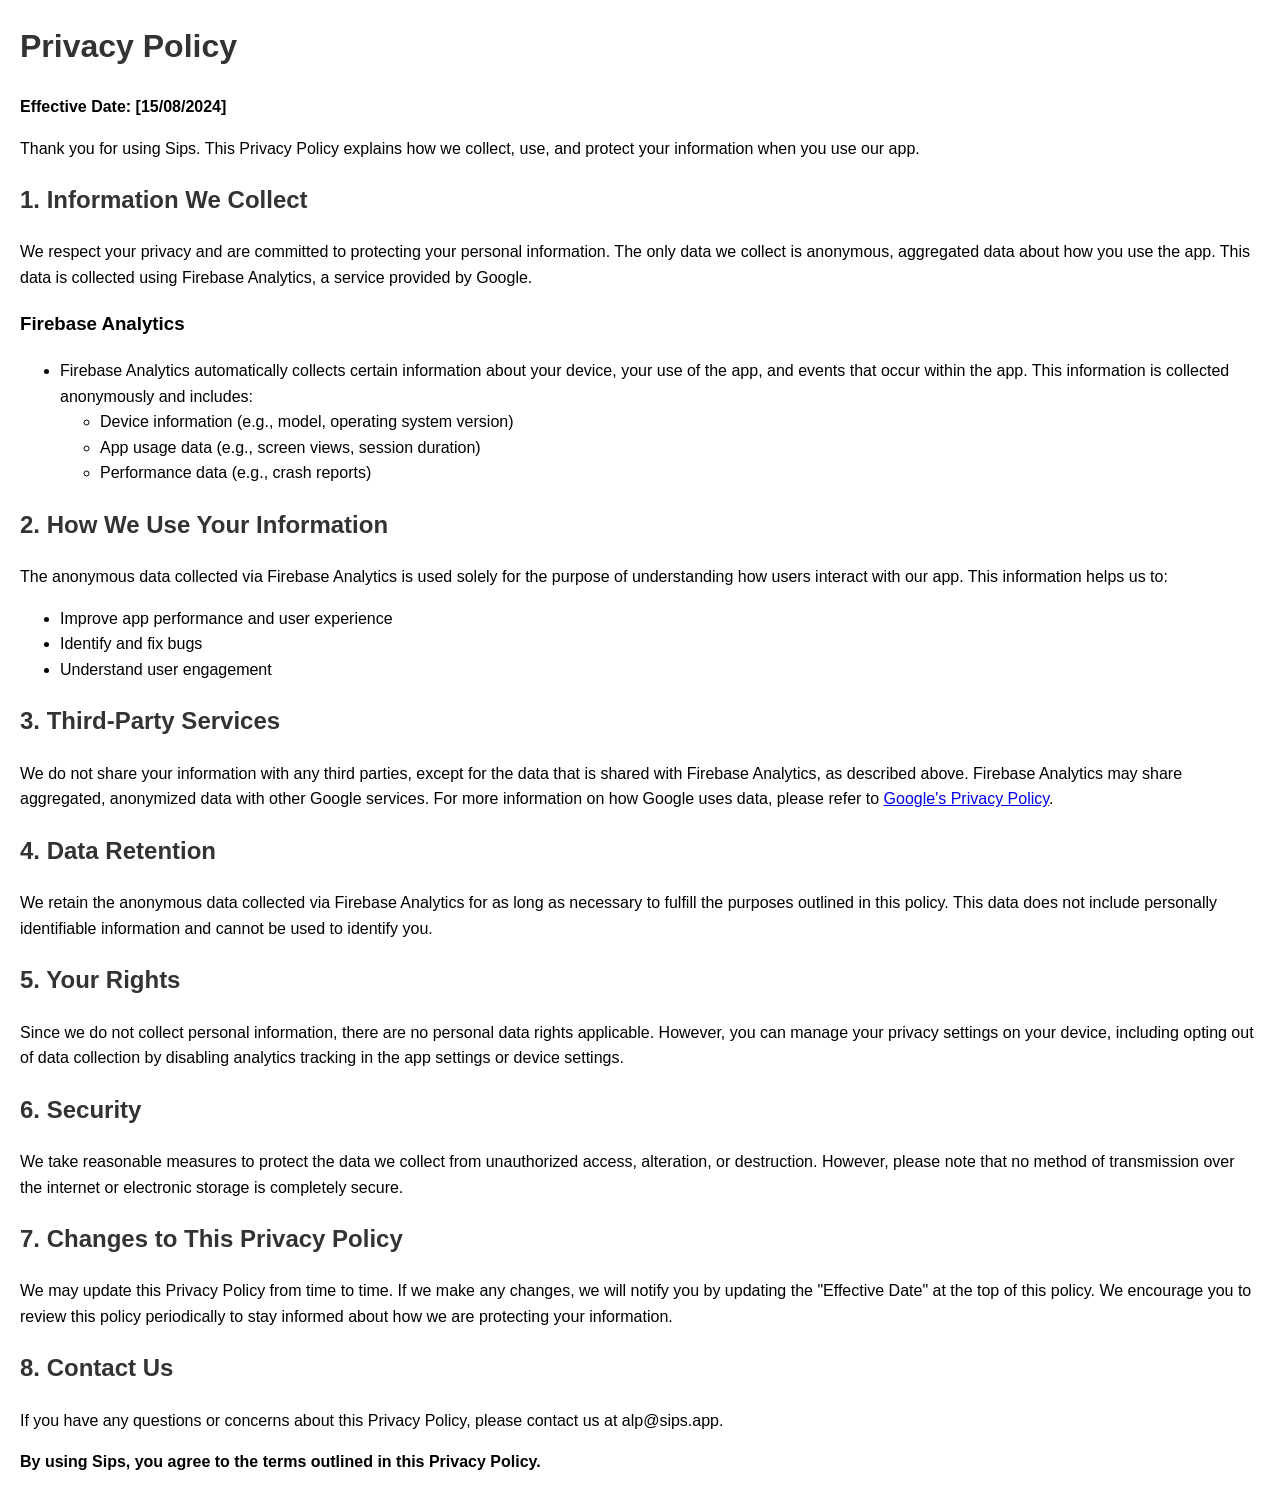
<file: privacy_policy.html>
<!DOCTYPE html>
<html lang="en">
<head>
    <meta charset="UTF-8">
    <meta name="viewport" content="width=device-width, initial-scale=1.0">
    <title>Privacy Policy</title>
    <style>
        body {
            font-family: Arial, sans-serif;
            margin: 20px;
            line-height: 1.6;
        }
        h1, h2 {
            color: #333;
        }
    </style>
</head>
<body>
    <h1>Privacy Policy</h1>
    <p><strong>Effective Date: [15/08/2024]</strong></p>

    <p>Thank you for using Sips. This Privacy Policy explains how we collect, use, and protect your information when you use our app.</p>

    <h2>1. Information We Collect</h2>
    <p>We respect your privacy and are committed to protecting your personal information. The only data we collect is anonymous, aggregated data about how you use the app. This data is collected using Firebase Analytics, a service provided by Google.</p>

    <h3>Firebase Analytics</h3>
    <ul>
        <li>Firebase Analytics automatically collects certain information about your device, your use of the app, and events that occur within the app. This information is collected anonymously and includes:
            <ul>
                <li>Device information (e.g., model, operating system version)</li>
                <li>App usage data (e.g., screen views, session duration)</li>
                <li>Performance data (e.g., crash reports)</li>
            </ul>
        </li>
    </ul>

    <h2>2. How We Use Your Information</h2>
    <p>The anonymous data collected via Firebase Analytics is used solely for the purpose of understanding how users interact with our app. This information helps us to:</p>
    <ul>
        <li>Improve app performance and user experience</li>
        <li>Identify and fix bugs</li>
        <li>Understand user engagement</li>
    </ul>

    <h2>3. Third-Party Services</h2>
    <p>We do not share your information with any third parties, except for the data that is shared with Firebase Analytics, as described above. Firebase Analytics may share aggregated, anonymized data with other Google services. For more information on how Google uses data, please refer to <a href="https://policies.google.com/privacy" target="_blank">Google's Privacy Policy</a>.</p>

    <h2>4. Data Retention</h2>
    <p>We retain the anonymous data collected via Firebase Analytics for as long as necessary to fulfill the purposes outlined in this policy. This data does not include personally identifiable information and cannot be used to identify you.</p>

    <h2>5. Your Rights</h2>
    <p>Since we do not collect personal information, there are no personal data rights applicable. However, you can manage your privacy settings on your device, including opting out of data collection by disabling analytics tracking in the app settings or device settings.</p>

    <h2>6. Security</h2>
    <p>We take reasonable measures to protect the data we collect from unauthorized access, alteration, or destruction. However, please note that no method of transmission over the internet or electronic storage is completely secure.</p>

    <h2>7. Changes to This Privacy Policy</h2>
    <p>We may update this Privacy Policy from time to time. If we make any changes, we will notify you by updating the "Effective Date" at the top of this policy. We encourage you to review this policy periodically to stay informed about how we are protecting your information.</p>

    <h2>8. Contact Us</h2>
    <p>If you have any questions or concerns about this Privacy Policy, please
    contact us at alp@sips.app.</p>

    <p><strong>By using Sips, you agree to the terms outlined in this Privacy Policy.</strong></p>
</body>
</html>
</file>
